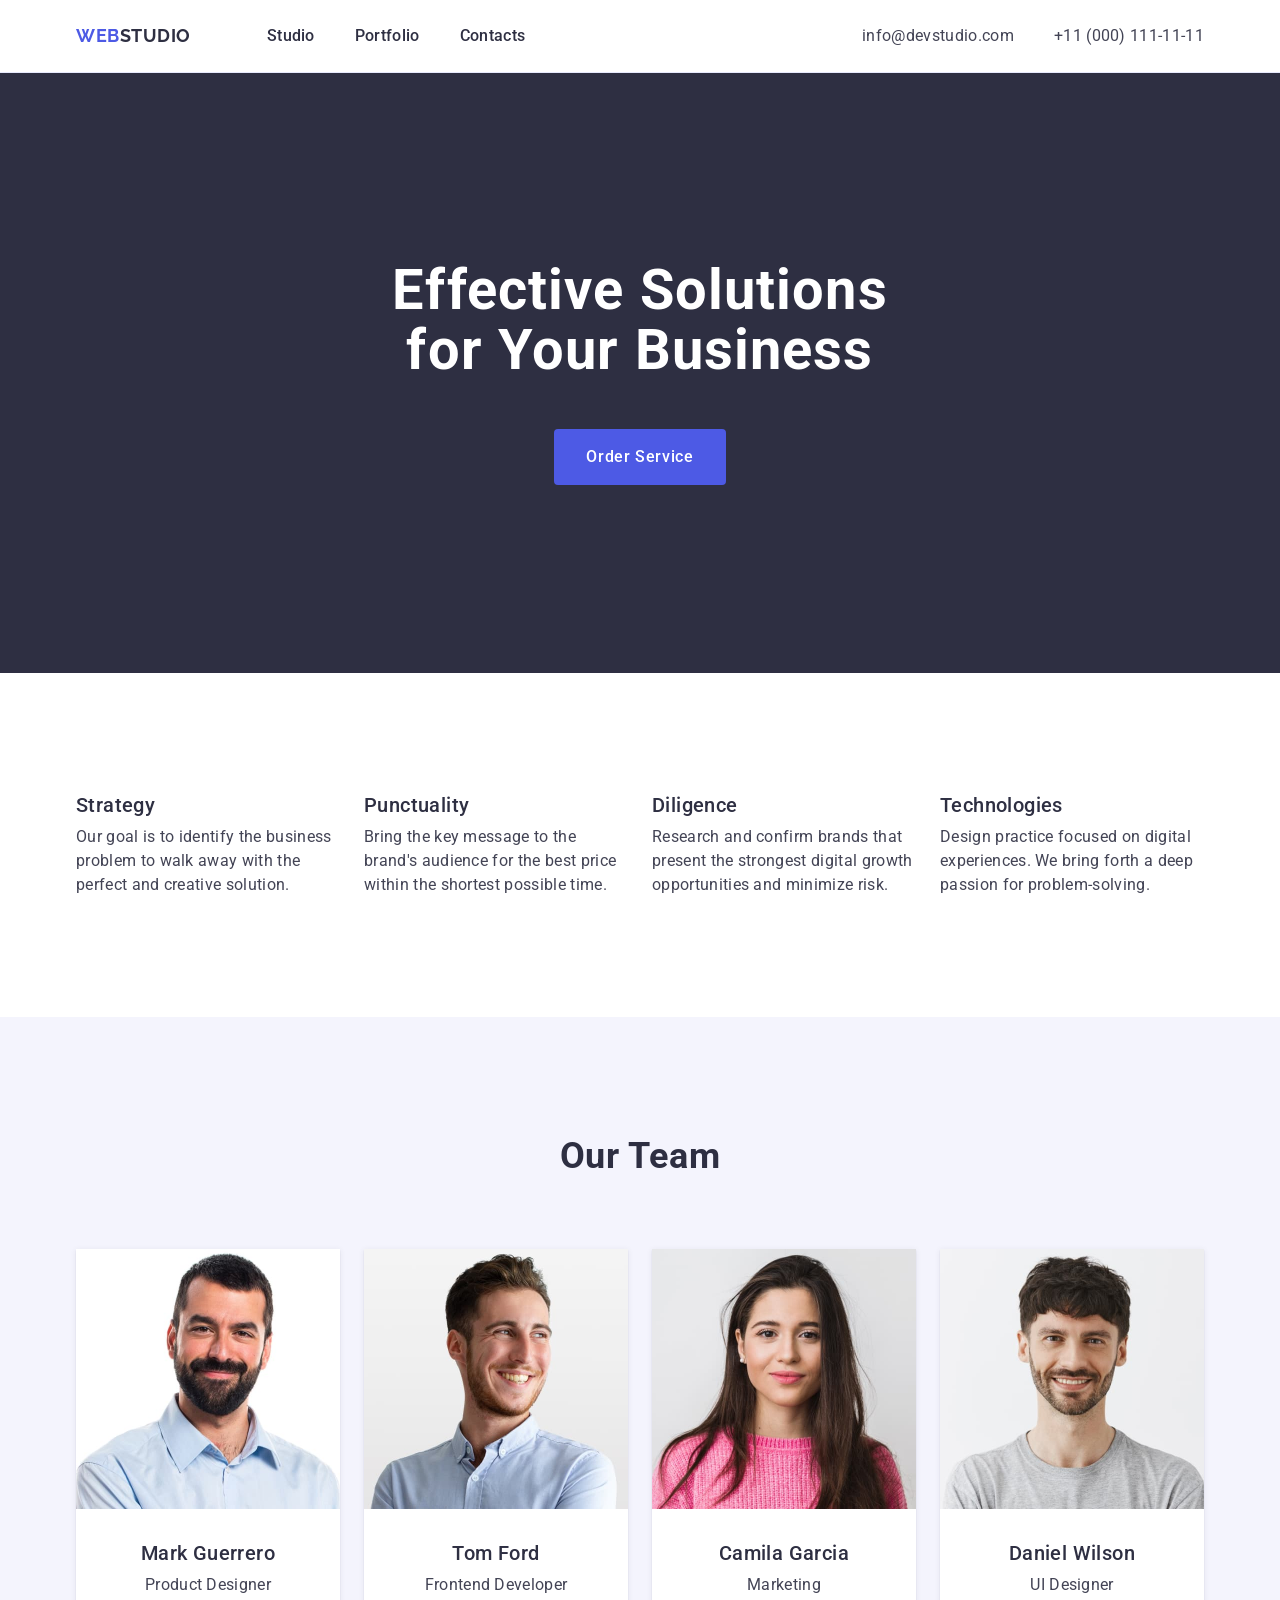
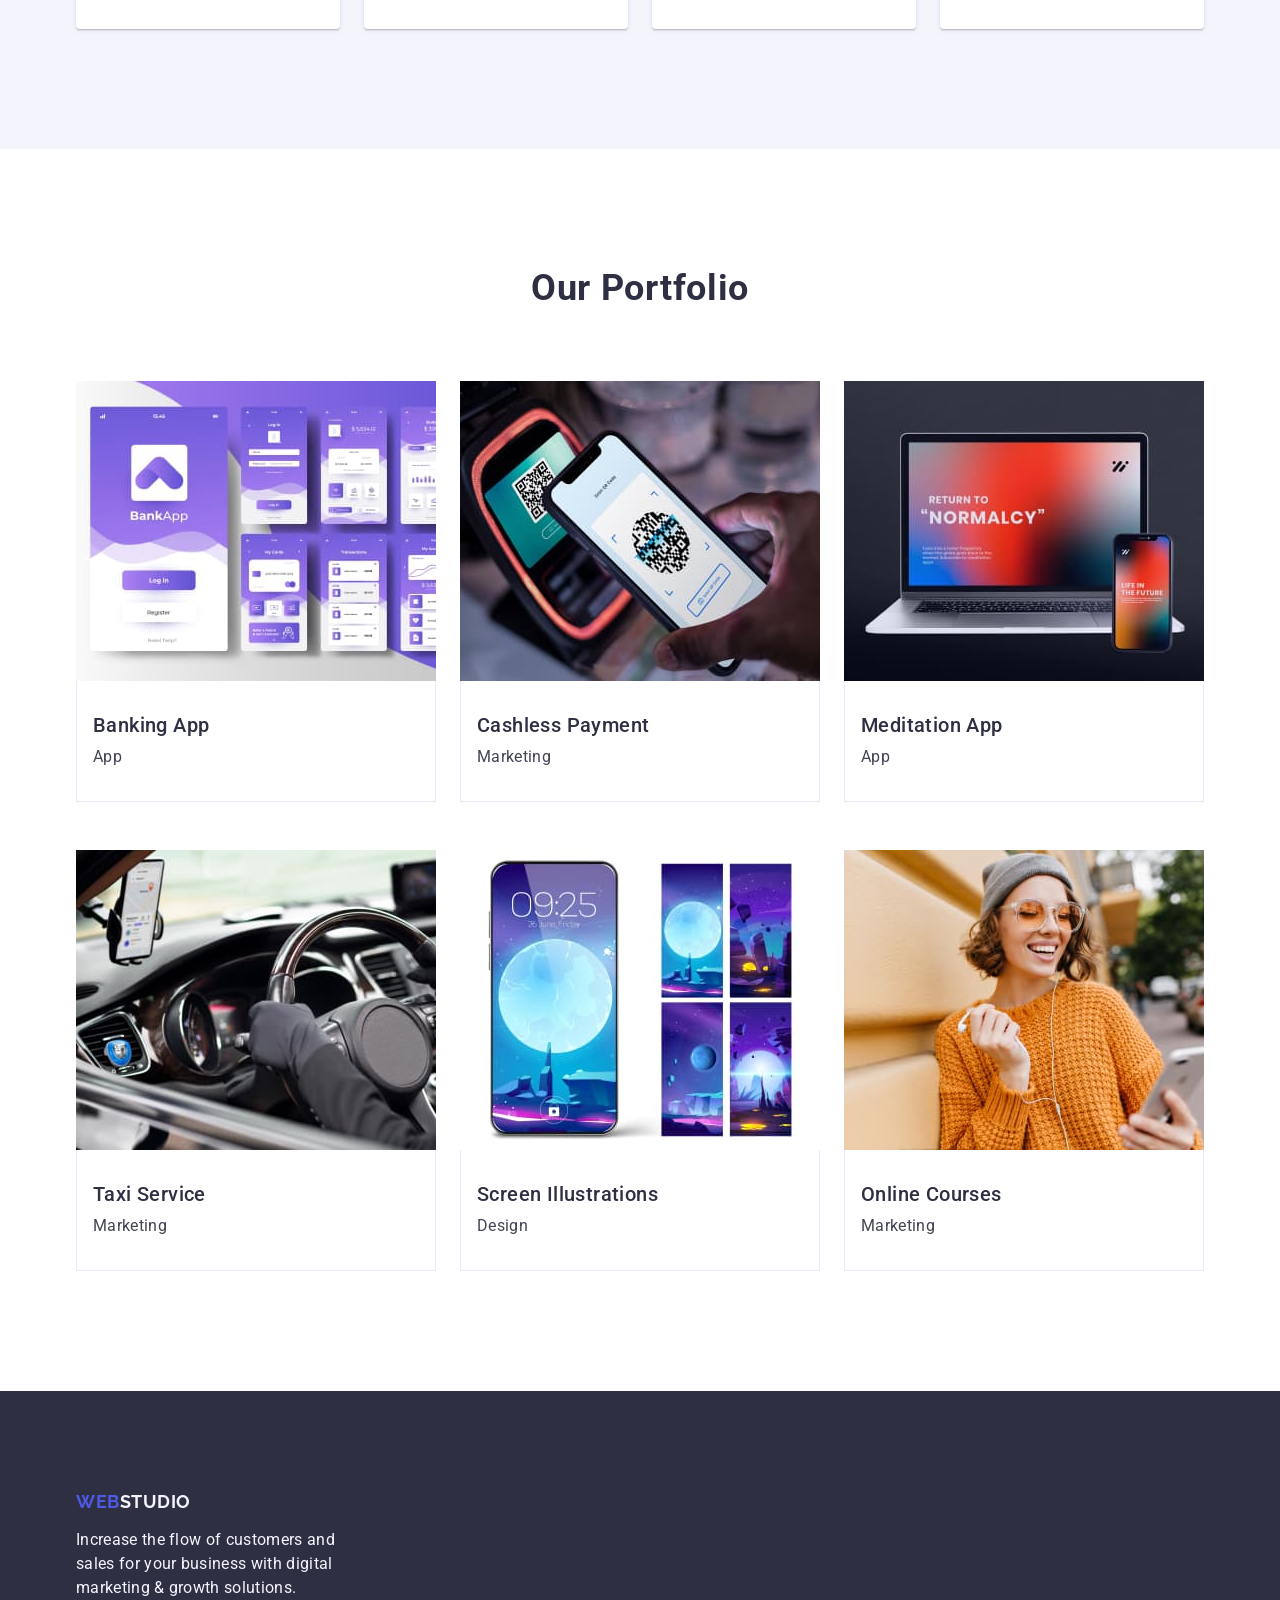
<file: index.html>
<!DOCTYPE html>
<html lang="en">
  <head>
    <meta charset="UTF-8" />
    <meta name="viewport" content="width=device-width, initial-scale=1.0" />
    <link rel="preconnect" href="https://fonts.googleapis.com" />
    <link rel="preconnect" href="https://fonts.gstatic.com" crossorigin />
    <link
      href="https://fonts.googleapis.com/css2?family=Raleway:wght@700&family=Roboto:wght@100..900&display=swap"
      rel="stylesheet"
    />
    <!-- <link
      rel="stylesheet"
      href="node_modules/modern-normalize/modern-normalize.css"
    /> -->
    <link
      rel="stylesheet"
      href="https://cdnjs.cloudflare.com/ajax/libs/modern-normalize/3.0.1/modern-normalize.min.css"
    />
    <link rel="stylesheet" href="./css/styles.css" />
    <title>WebStudio</title>
  </head>

  <body>
    <header class="header">
      <div class="container flex-address">
        <nav class="header-nav">
          <a href="./index.html" class="header-logo header-links"
            >Web<span class="header-span">Studio</span></a
          >
          <ul class="nav-list header-links">
            <li>
              <a href="./index.html" class="nav-link space">Studio</a>
            </li>
            <li>
              <a href="" class="nav-link space">Portfolio</a>
            </li>
            <li>
              <a href="" class="nav-link">Contacts</a>
            </li>
          </ul>
        </nav>

        <address class="nav header-links">
          <ul class="info-list">
            <li class="info-item">
              <a href="mailto:info@devstudio.com" class="address-link space"
                >info@devstudio.com</a
              >
            </li>
            <li class="info-item">
              <a href="tel:+110001111111" class="address-link"
                >+11 (000) 111-11-11</a
              >
            </li>
          </ul>
        </address>
      </div>
    </header>

    <main>
      <section class="hero">
        <div class="container">
          <h1 class="hero-title hero-text">
            Effective Solutions for Your Business
          </h1>
          <button type="button" class="btn-text btn">Order Service</button>
        </div>
      </section>

      <section class="section">
        <div class="container">
          <h2 class="visually-hidden">List of benefits</h2>
          <ul class="benefits-list">
            <li class="benefits-item">
              <h3 class="bnf-subtitle">Strategy</h3>
              <p class="bnf-text">
                Our goal is to identify the business problem to walk away with
                the perfect and creative solution.
              </p>
            </li>
            <li class="benefits-item">
              <h3 class="bnf-subtitle">Punctuality</h3>
              <p class="bnf-text">
                Bring the key message to the brand's audience for the best price
                within the shortest possible time.
              </p>
            </li>
            <li class="benefits-item">
              <h3 class="bnf-subtitle">Diligence</h3>
              <p class="bnf-text">
                Research and confirm brands that present the strongest digital
                growth opportunities and minimize risk.
              </p>
            </li>
            <li class="benefits-item">
              <h3 class="bnf-subtitle">Technologies</h3>
              <p class="bnf-text">
                Design practice focused on digital experiences. We bring forth a
                deep passion for problem-solving.
              </p>
            </li>
          </ul>
        </div>
      </section>

      <section class="section team-bc">
        <div class="container">
          <h2 class="team-title">Our Team</h2>
          <ul class="team-list">
            <li class="item-bc">
              <img src="./images/mark.jpg" alt="product" width="264" />
              <div class="team-card">
                <h3 class="team-name">Mark Guerrero</h3>
                <p class="team-pos">Product Designer</p>
              </div>
            </li>
            <li class="item-bc">
              <img src="./images/tom.jpg" alt="front" width="264" />
              <div class="team-card">
                <h3 class="team-name">Tom Ford</h3>
                <p class="team-pos">Frontend Developer</p>
              </div>
            </li>
            <li class="item-bc">
              <img src="./images/camila.jpg" alt="marketing" width="264" />
              <div class="team-card">
                <h3 class="team-name">Camila Garcia</h3>
                <p class="team-pos">Marketing</p>
              </div>
            </li>
            <li class="item-bc">
              <img src="./images/deniel.jpg" alt="designer" width="264" />
              <div class="team-card">
                <h3 class="team-name">Daniel Wilson</h3>
                <p class="team-pos">UI Designer</p>
              </div>
            </li>
          </ul>
        </div>
      </section>

      <section class="section section-color">
        <div class="container">
          <h2 class="portfolio">Our Portfolio</h2>
          <ul class="portfolio-cards">
            <li class="portfolio-list">
              <img src="./images/banking.jpg" alt="bank" width="360" />
              <div class="portfolio-container shadow">
                <h3 class="portfolio-title">Banking App</h3>
                <p class="portfolio-item">App</p>
              </div>
            </li>
            <li class="portfolio-list">
              <img src="./images/payment.jpg" alt="payment" width="360" />
              <div class="portfolio-container shadow">
                <h3 class="portfolio-title">Cashless Payment</h3>
                <p class="portfolio-item">Marketing</p>
              </div>
            </li>
            <li class="portfolio-list">
              <img src="./images/meditation.jpg" alt="meditation" width="360" />
              <div class="portfolio-container shadow">
                <h3 class="portfolio-title">Meditation App</h3>
                <p class="portfolio-item">App</p>
              </div>
            </li>
            <li class="portfolio-list">
              <img src="./images/taxi.jpg" alt="taxi" width="360" />
              <div class="portfolio-container shadow">
                <h3 class="portfolio-title">Taxi Service</h3>
                <p class="portfolio-item">Marketing</p>
              </div>
            </li>
            <li class="portfolio-list">
              <img src="./images/screen.jpg" alt="illustrations" width="360" />
              <div class="portfolio-container shadow">
                <h3 class="portfolio-title">Screen Illustrations</h3>
                <p class="portfolio-item">Design</p>
              </div>
            </li>
            <li class="portfolio-list">
              <img src="./images/courses.jpg" alt="courses" width="360" />
              <div class="portfolio-container shadow">
                <h3 class="portfolio-title">Online Courses</h3>
                <p class="portfolio-item">Marketing</p>
              </div>
            </li>
          </ul>
        </div>
      </section>
    </main>

    <footer class="footer">
      <div class="container">
        <a href="./index.html" class="footer-logo"
          >Web<span class="footer-span">Studio</span></a
        >
        <p class="footer-text">
          Increase the flow of customers and <br />
          sales for your business with digital <br />
          marketing & growth solutions.
        </p>
      </div>
    </footer>
  </body>
</html>
</file>
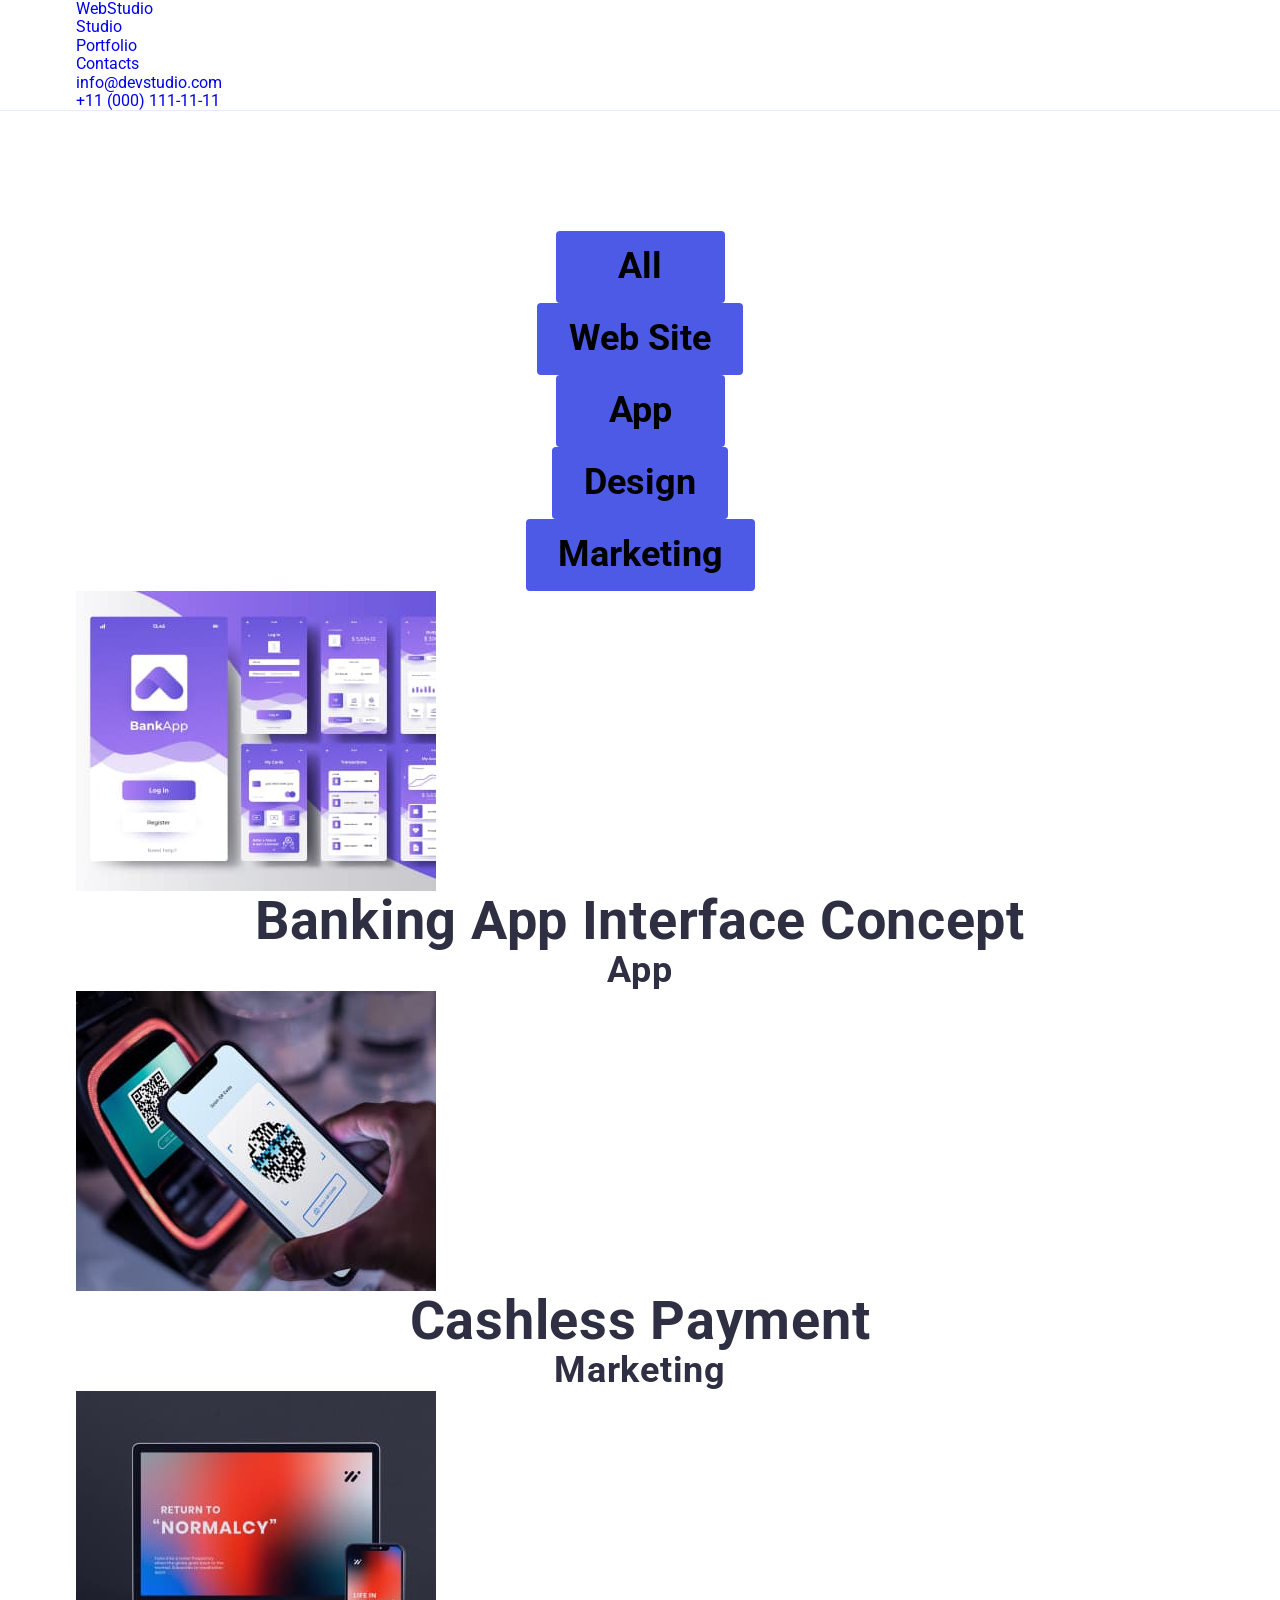
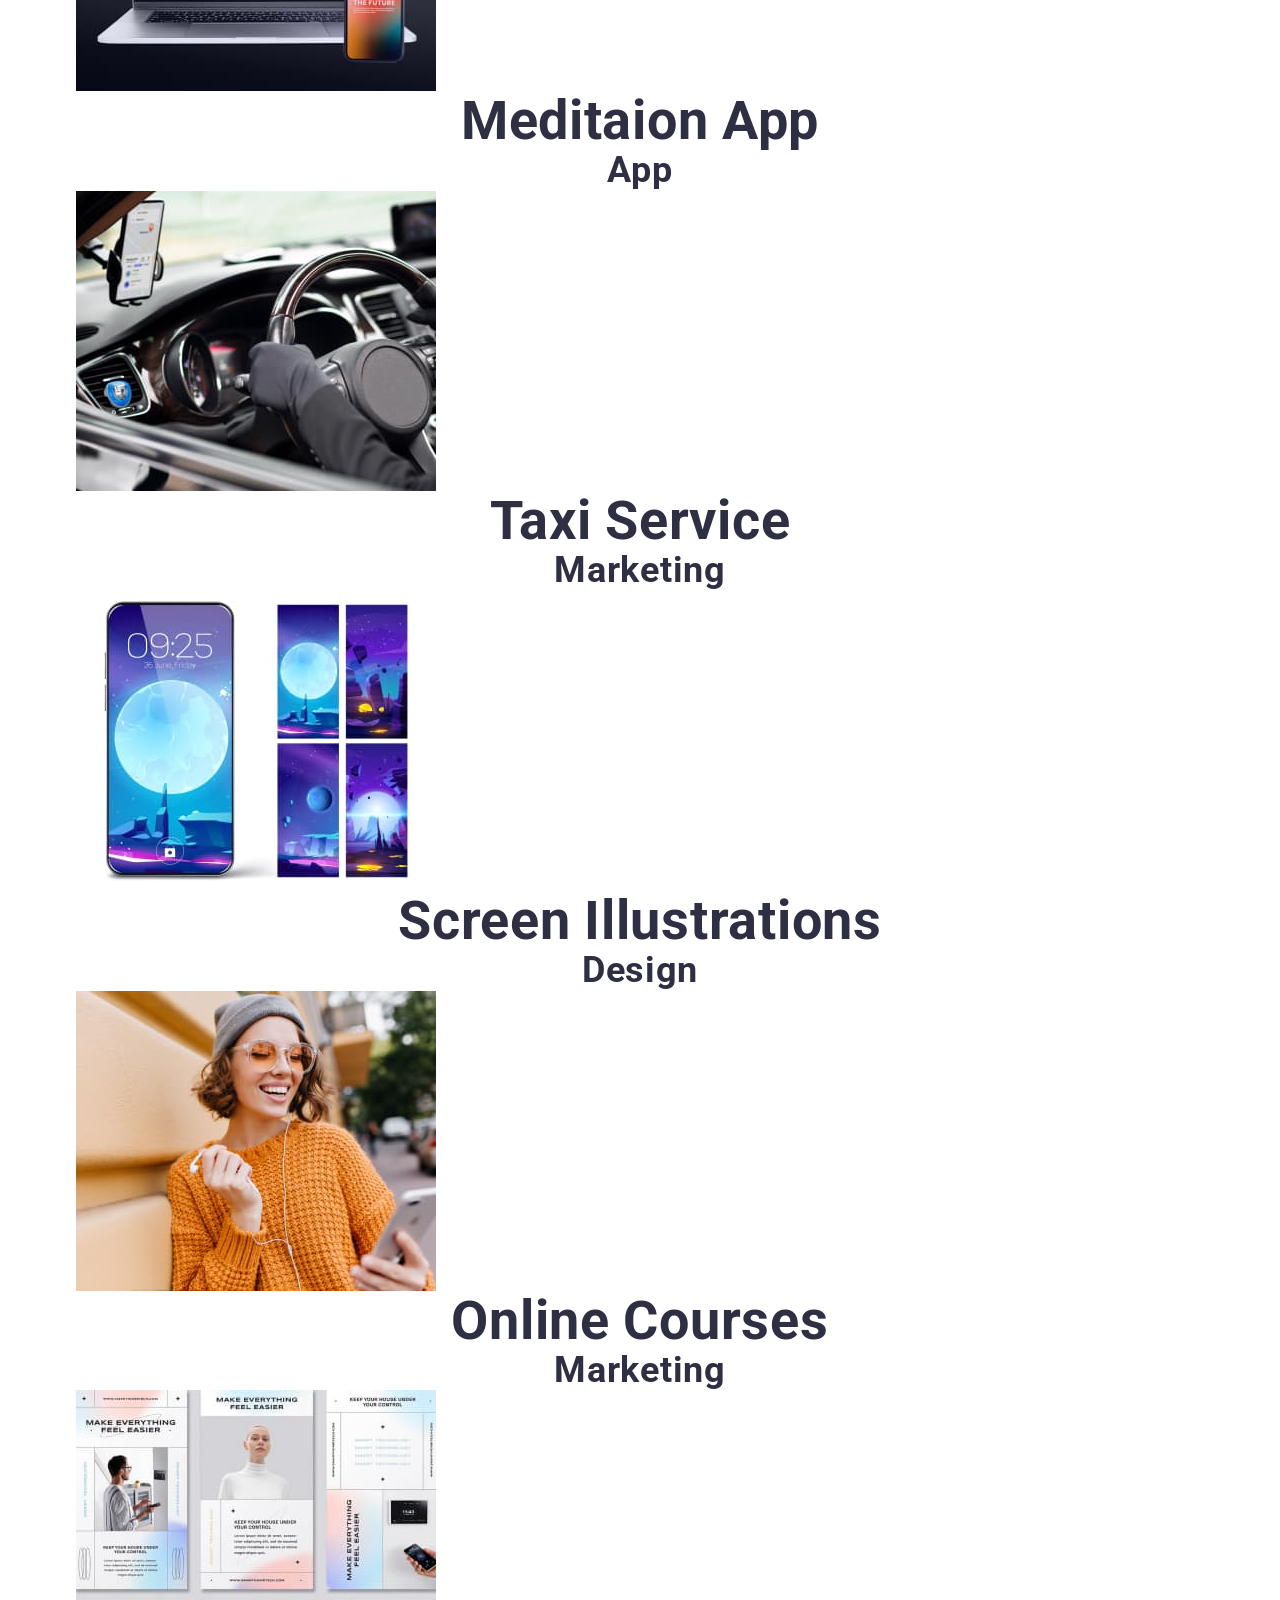
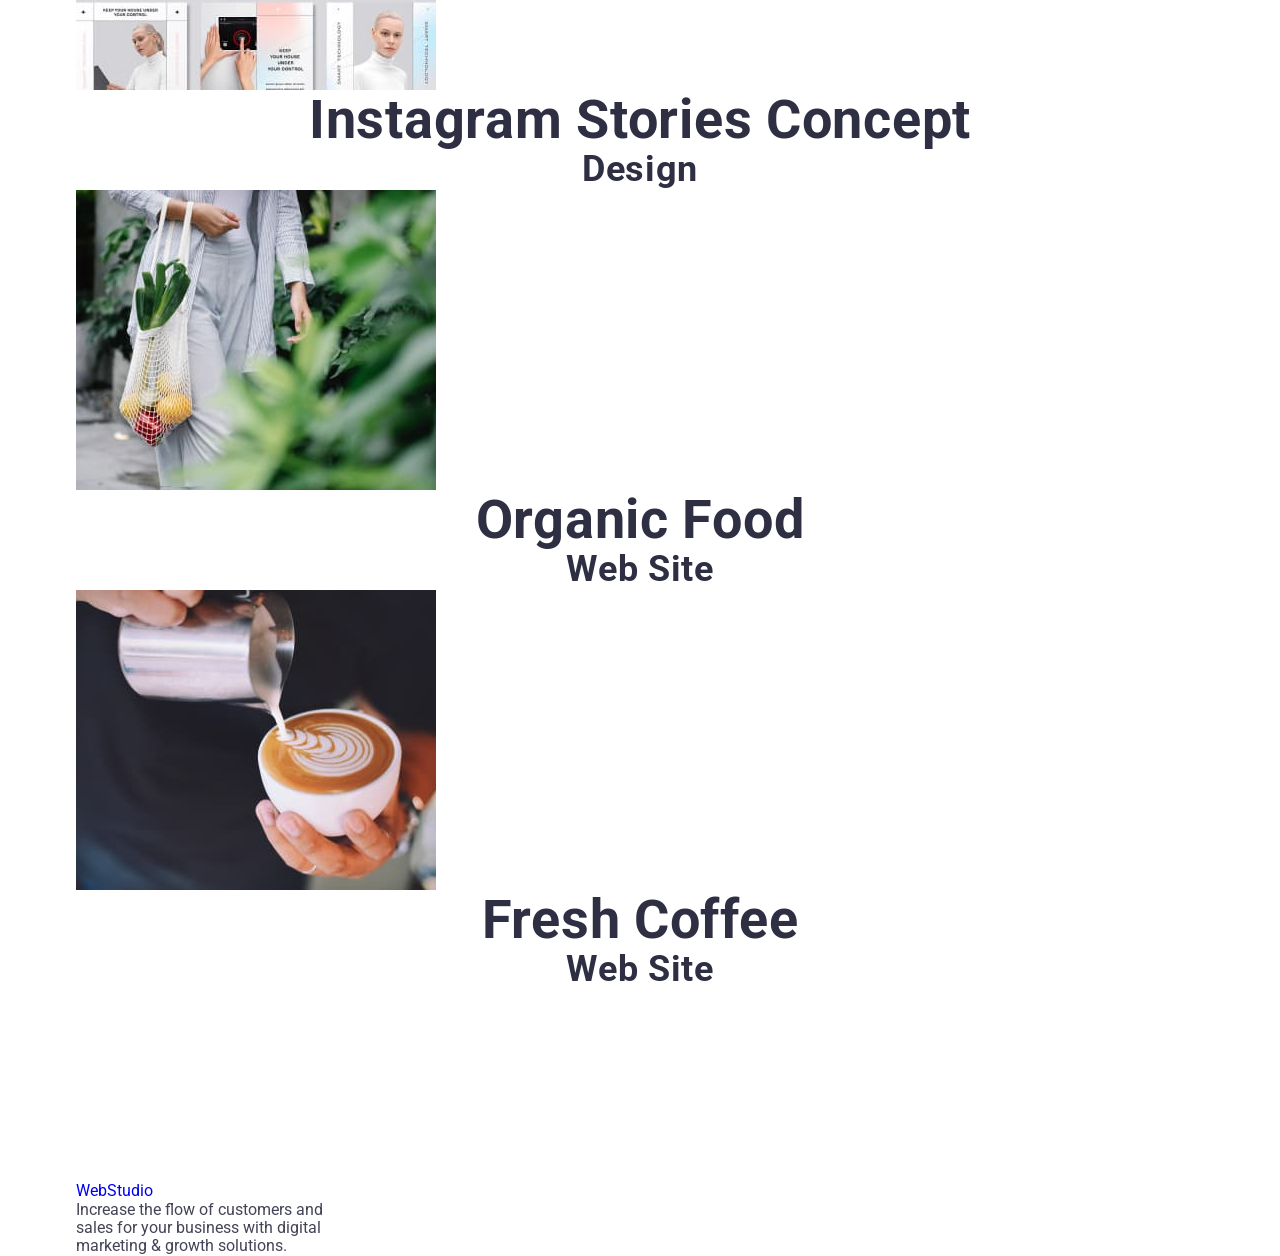
<file: portfolio.html>
<!DOCTYPE html>
<html lang="en">
  <head>
    <meta charset="UTF-8" />
    <meta http-equiv="X-UA-Compatible" content="IE=edge" />
    <meta name="viewport" content="width=device-width, initial-scale=1.0" />
    <link rel="preconnect" href="https://fonts.googleapis.com" />
    <link rel="preconnect" href="https://fonts.gstatic.com" crossorigin />
    <link
      href="https://fonts.googleapis.com/css2?family=Raleway:wght@800&family=Roboto:wght@400;500;700;900&display=swap"
      rel="stylesheet"
    />
    <link
      rel="stylesheet"
      href="https://cdnjs.cloudflare.com/ajax/libs/modern-normalize/1.1.0/modern-normalize.min.css"
      integrity="sha512-wpPYUAdjBVSE4KJnH1VR1HeZfpl1ub8YT/NKx4PuQ5NmX2tKuGu6U/JRp5y+Y8XG2tV+wKQpNHVUX03MfMFn9Q=="
      crossorigin="anonymous"
      referrerpolicy="no-referrer"
    />
    <link rel="stylesheet" href="./css/styles.css" />
    <title>WebStudio &#127758;</title>
  </head>

  <body>
    <!--HEADER-->
  <header class="header">
    <div class="container header-container">
  <nav class="header-navigation">
    <a href="./index.html"  class="logos logo link"><span class="logos-color">Web</span>Studio</a> 
      <ul class="menu list">
        <li class="header-item">
          <a href="./index.html" class="link-item menu-link link">Studio</a>
        </li>
        <li class="header-item">
          <a href="./portfolio.html" class="link-item menu-link link">Portfolio</a>
        </li>
        <li class="header-item">
          <a href="./portfolio.html" class="link-item menu-link link">Contacts</a>
        </li>
      </ul>
  </nav>
    <ul class="contact-list list">
      <li class="contact-mail">
      <a href="mailto:info@devstudio.com" class="mailto link">info@devstudio.com</a>
    </li>
      <li class="contact-tel">
      <a href="tel:+110001111111" class="telto link">+11 (000) 111-11-11</a>
    </li>
    </ul>
  </header>

    <!-- main -->
    <main>
<!-- Примеры наших проектов -->
<section class="portfolio section">
    <div class="container">
    <h1 class="visually-hidden">Our projects</h1>
    <ul class="filter list">
    <li class="filter-item"> <button class="filter-btn btn" type="button">All</button></li>
    <li class="filter-item"> <button class="filter-btn btn" type="button">Web Site</button></li>
    <li class="filter-item"> <button class="filter-btn btn" type="button">App</button></li>
    <li class="filter-item"> <button class="filter-btn btn" type="button">Design</button></li>
    <li class="filter-item"> <button class="filter-btn btn" type="button">Marketing</button></li>
    </ul>
    <ul class="example-list list">
        <li class="example-item">
        <img src="./images/app.jpg" alt="bank app" width="360"  height="300">
        <div class="example-description">
        <h2 class="example-subtitle subtitle">Banking App Interface Concept</h2>
        <p class="example-text text">App</p>
        </div>
    </li>
    <li class="example-item">
        <img class="example-img" src="./images/marketing.jpg" alt="smartphone with QR-code" width="360"  height="300">
        <div class="example-description"> 
        <h2 class="example-subtitle subtitle">Cashless Payment</h2>
        <p class="example-text text">Marketing</p>
        </div>
    </li>
    <li class="example-item">
        <img class="example-img" src="./images/meditation.jpg" alt="computer and smartphone" width="360"  height="300">
        <div class="example-description">
        <h2 class="example-subtitle subtitle">Meditaion App</h2>
        <p class="example-text text">App</p>
        </div>
    </li>
    <li class="example-item">
        <img class="example-img" src="./images/taxi.jpg" alt="man in a car driving" width="360"  height="300">
        <div class="example-description">
        <h2 class="example-subtitle subtitle">Taxi Service</h2>
        <p class="example-text text">Marketing</p>
    </div>
    </li>
    <li class="example-item">
        <img class="example-img" src="./images/design.jpg" alt="screenshot of phone screen" width="360"  height="300">
        <div class="example-description">
        <h2 class="example-subtitle subtitle">Screen Illustrations</h2>
        <p class="example-text text">Design</p>
        </div>
    </li>
    <li class="example-item">
        <img class="example-img" src="./images/online.jpg" alt="girl with phone" width="360"  height="300">
        <div class="example-description">
        <h2 class="example-subtitle subtitle">Online Courses</h2>
        <p class="example-text text">Marketing</p>
        </div>
    </li>
    <li class="example-item">
        <img class="example-img" src="./images/instagram.jpg" alt="instagram pages" width="360"  height="300">
        <div class="example-description">
        <h2 class="example-subtitle subtitle">Instagram Stories Concept</h2>
        <p class="example-text text">Design</p>
        </div>
    </li>
    <li class="example-item">
        <img class="example-img" src="./images/food.jpg" alt="vegetables and fruits in a bag" width="360"  height="300">
        <div class="example-description">
        <h2 class="example-subtitle subtitle">Organic Food</h2>
        <p class="example-text text">Web Site</p>
        </div>
    </li>
    <li class="example-item">
        <img class="example-img" src="./images/coffee.jpg" alt="cup of coffee" width="360"  height="300">
        <div class="example-description">
        <h2 class="example-subtitle subtitle">Fresh Coffee</h2>
        <p class="example-text text">Web Site</p>
    </div>
    </li>
    </ul>
</div>
</section>
    </main>

    <!--футер-->
  <footer class="footer-style">
    <div class="container container-footer">
  <a href="./index.html"  class="logos-footer logo link"><span class="logos-color-footer">Web</span>Studio</a>
  <p class="footer-style-text text">Increase the flow of customers and <br/> sales for your business with digital <br/> marketing & growth solutions.</p>
    </div> 
  </footer>
  </body>
</html>
</file>
<file: css/styles.css>
body {
  font-family: 'Roboto', sans-serif;
  color: #434455;
  background-color: #ffffff;
  margin: 0;
}

a {
  text-decoration: none;
}

h1,
h2,
h3,
h4,
h5,
h6,
p {
  margin: 0;
}

ul,
ol {
  list-style-type: none;
  margin: 0;
  padding: 0;
}

img {
  display: block;
  max-width: 100%;
  height: auto;
}

.header {
  background-color: #fff;
  border-bottom: 1px solid #e7e9fc;
}

.container {
  width: 1158px;
  padding: 0 15px;
  margin: 0 auto;
}

.section {
  padding-top: 120px;
  padding-bottom: 120px;
}

.header-nav {
  display: flex;
  align-items: center;
}

.nav {
  font-style: normal;
}

.header-logo {
  font-family: 'Raleway', sans-serif;
  font-weight: 700;
  font-size: 18px;
  line-height: 1.17;
  letter-spacing: 0.03em;
  text-transform: uppercase;
  color: #4d5ae5;
  margin-right: 76px;
}

.header-span {
  font-family: 'Raleway', sans-serif;
  font-weight: 700;
  font-size: 18px;
  line-height: 1.16667;
  letter-spacing: 0.03em;
  text-transform: uppercase;
  color: #2e2f42;
}

.header-links {
  padding-top: 24px;
  padding-bottom: 24px;
  display: flex;
  margin-left: auto;
}

.flex-address {
  display: flex;
  margin-left: auto;
  align-items: center;
}

.info-list {
  display: flex;
  margin-left: auto;
  gap: 40px;
}

.nav-list {
  display: flex;
  gap: 40px;
}

.space {
  /* margin-right: 40px; */
}

.nav-link {
  font-family: inherit;
  font-weight: 500;
  font-size: 16px;
  line-height: 1.5;
  letter-spacing: 0.02em;
  color: #2e2f42;
  padding-top: 24px;
  padding-bottom: 24px;
}

.nav-link:hover,
.nav-link:focus {
  color: #404bbf;
}

.address-link {
  font-family: inherit;
  font-weight: 400;
  font-size: 16px;
  line-height: 1.5;
  letter-spacing: 0.02em;
  color: #434455;
  font-style: normal;
}

.address-link:hover,
.address-link:focus {
  color: #404bbf;
}

.hero {
  background-color: #2e2f42;
  padding-top: 188px;
  padding-bottom: 188px;
}
.hero-wrapper {
}

.hero-title {
  max-width: 496px;
  margin: 0 auto;
}

.hero-text {
  font-weight: 700;
  font-size: 56px;
  line-height: 1.07;
  letter-spacing: 0.02em;
  text-align: center;
  color: #fff;
  margin-bottom: 48px;
}

.btn {
  background-color: #4d5ae5;
  font: inherit;
  display: block;
  margin: 0 auto;
  border-radius: 4px;
  padding: 16px 32px;
  border: none;
  min-width: 169px;
}

.btn:hover,
.btn:focus {
  background-color: #404bbf;
}

.btn-text {
  font-family: inherit;
  font-weight: 500;
  font-size: 16px;
  line-height: 1.5;
  letter-spacing: 0.04em;
  color: #fff;
  cursor: pointer;
}

.visually-hidden {
  position: absolute;
  width: 1px;
  height: 1px;
  margin: -1px;
  border: 0;
  padding: 0;
  white-space: nowrap;
  clip-path: inset(100%);
  clip: rect(0 0 0 0);
  overflow: hidden;
}

.benefits {
  padding-top: 120px;
  padding-bottom: 120px;
}

.benefits-list {
  display: flex;
  gap: 24px;
}

.benefits-item {
  flex-basis: calc((100% - 48px) / 3);
}

.bnf-subtitle {
  font-weight: 500;
  font-size: 20px;
  line-height: 1.2;
  letter-spacing: 0.02em;
  color: #2e2f42;
  margin-bottom: 8px;
}

.bnf-text {
  font-size: 16px;
  line-height: 1.5;
  letter-spacing: 0.02em;
  color: #434455;
}

.team-bc {
  background-color: #f4f4fd;
  padding-top: 120px;
  padding-bottom: 120px;
}

.item-bc {
  background-color: #ffffff;
  border-radius: 0 0 4px 4px;
  box-shadow: 0 2px 1px 0 rgba(46, 47, 66, 0.08),
    0 1px 1px 0 rgba(46, 47, 66, 0.16), 0 1px 6px 0 rgba(46, 47, 66, 0.08);
  width: calc((100% - 3 * 24px) / 4);
}

.team-title {
  font-weight: 700;
  font-size: 36px;
  line-height: 1.11;
  letter-spacing: 0.02em;
  text-align: center;
  color: #2e2f42;
  text-transform: capitalize;
  margin-bottom: 72px;
}

.team-list {
  display: flex;
  gap: 24px;
}

.team-name {
  font-weight: 500;
  font-size: 20px;
  line-height: 1.2;
  letter-spacing: 0.02em;
  text-align: center;
  color: #2e2f42;
  margin-bottom: 8px;
}

.team-pos {
  font-size: 16px;
  line-height: 1.5;
  letter-spacing: 0.02em;
  text-align: center;
  color: #434455;
}

.team-card {
  padding: 32px 0 32px;
}

.section-color {
  background-color: #fff;
}

.portfolio {
  font-weight: 700;
  font-size: 36px;
  line-height: 1.11;
  letter-spacing: 0.02em;
  text-align: center;
  text-transform: capitalize;
  color: #2e2f42;
  margin-bottom: 72px;
}

.portfolio-cards {
  display: flex;
  flex-wrap: wrap;
  column-gap: 24px;
  row-gap: 48px;
  justify-content: center;
  align-items: flex-start;
}

.portfolio-list {
  width: calc((100% - 48px) / 3);
}

.portfolio-title {
  font-weight: 500;
  font-size: 20px;
  line-height: 1.2;
  letter-spacing: 0.02em;
  color: #2e2f42;
  margin-bottom: 8px;
  display: flex;
  /* position: absolute; */
}

.portfolio-item {
  font-size: 16px;
  line-height: 1.5;
  letter-spacing: 0.02em;
  color: #434455;
}

.portfolio-container {
  padding: 32px 16px;
}

.shadow {
  border-bottom: 1px solid #e7e9fc;
  border-left: 1px solid #e7e9fc;
  border-right: 1px solid #e7e9fc;
}

.footer {
  background-color: #2e2f42;
  padding-top: 100px;
  padding-bottom: 100px;
}

.footer-logo {
  font-family: 'Raleway', sans-serif;
  font-weight: 700;
  font-size: 18px;
  line-height: 1.17;
  letter-spacing: 0.03em;
  text-transform: uppercase;
  color: #4d5ae5;
  display: inline-block;
  margin-bottom: 16px;
}
.footer-span {
  font-family: 'Raleway', sans-serif;
  font-weight: 700;
  font-size: 18px;
  line-height: 1.16667;
  letter-spacing: 0.03em;
  text-transform: uppercase;
  color: #f4f4fd;
}

.footer-text {
  font-size: 16px;
  line-height: 1.5;
  letter-spacing: 0.02em;
  color: #f4f4fd;
  max-width: 264px;
}
</file>
